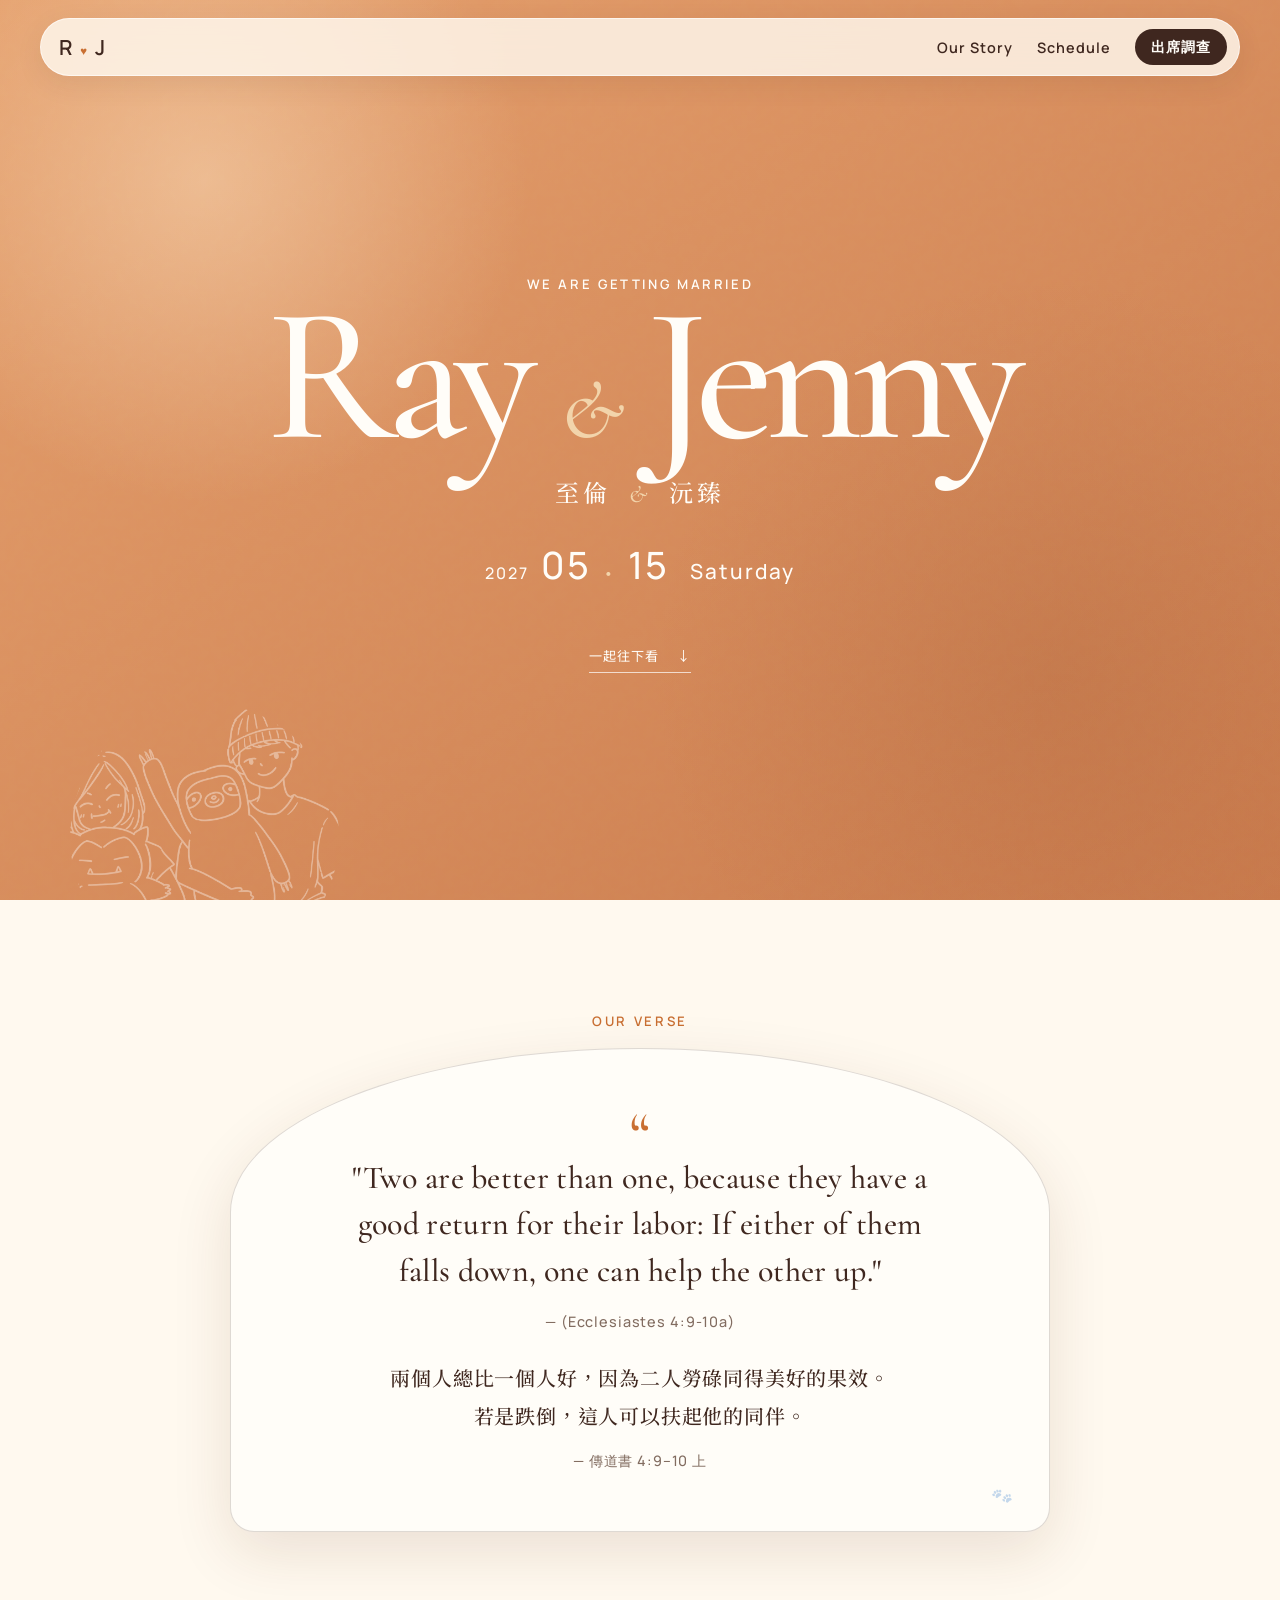
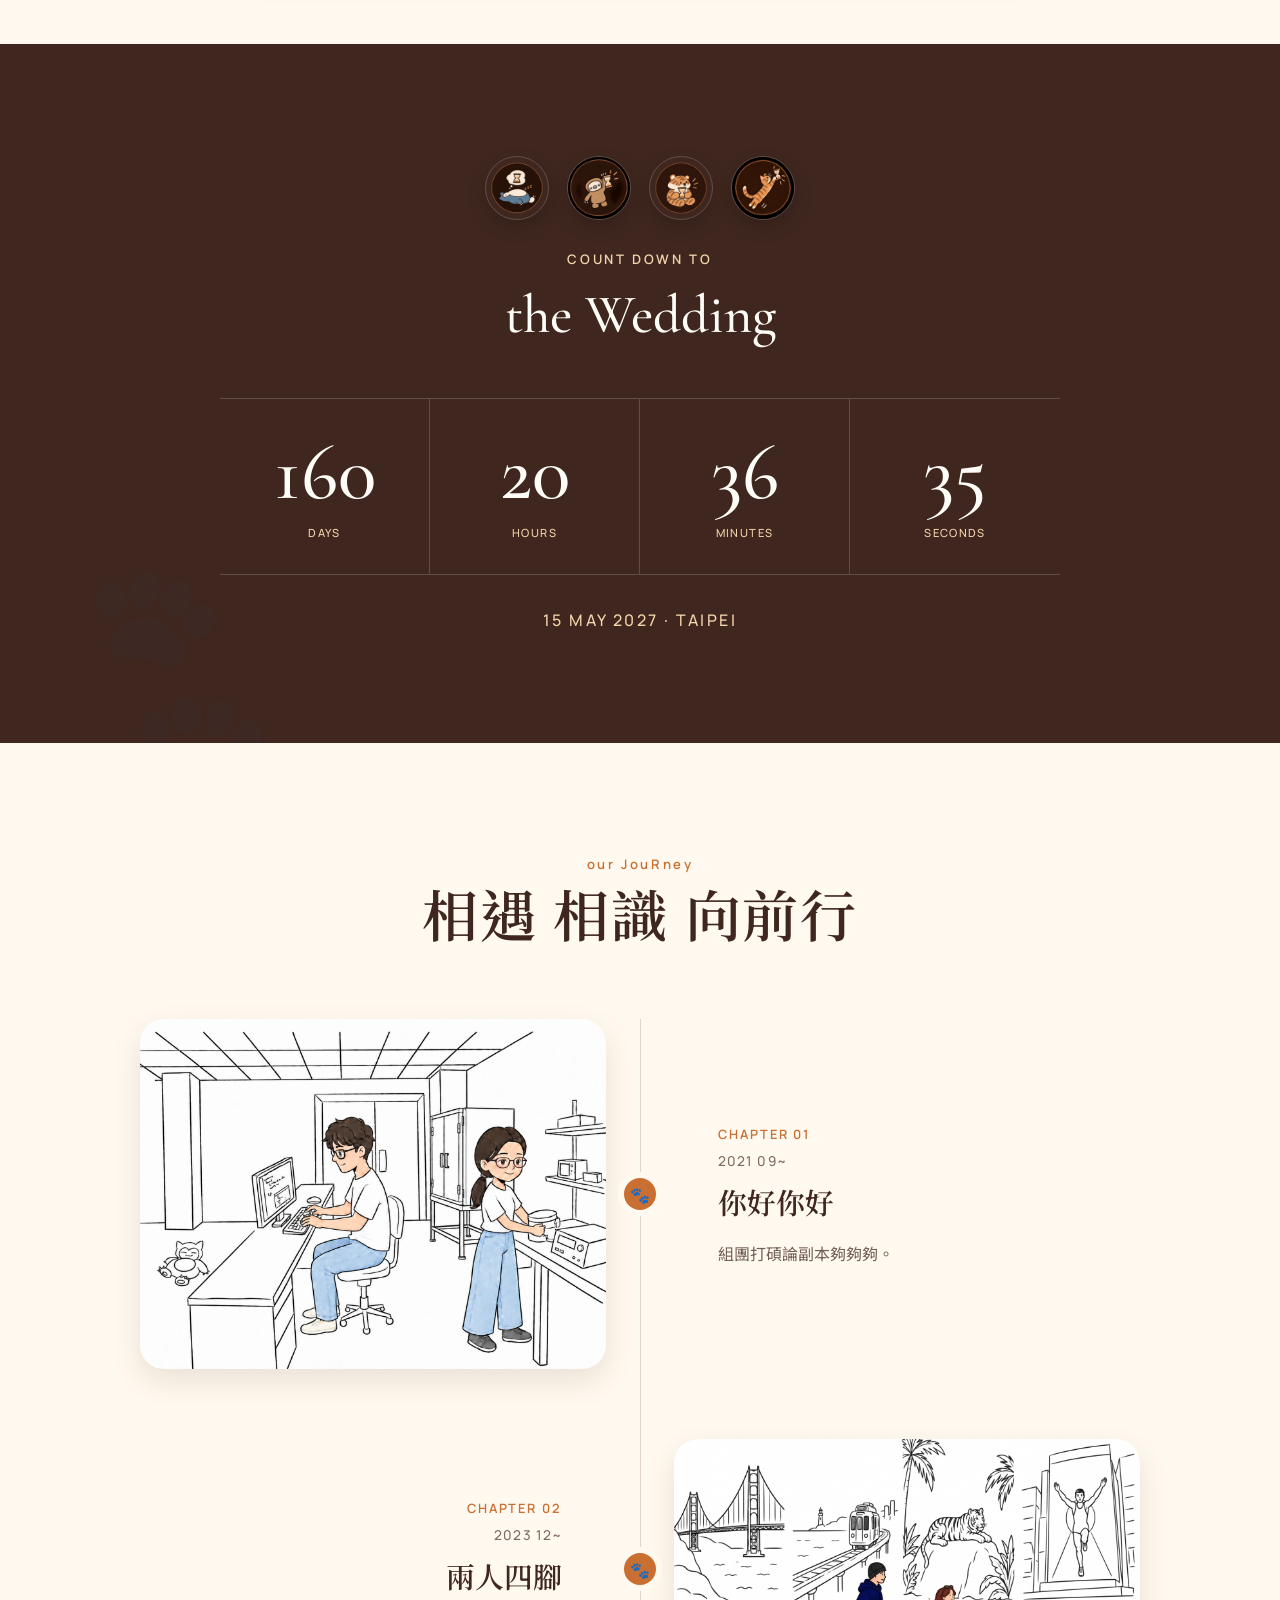
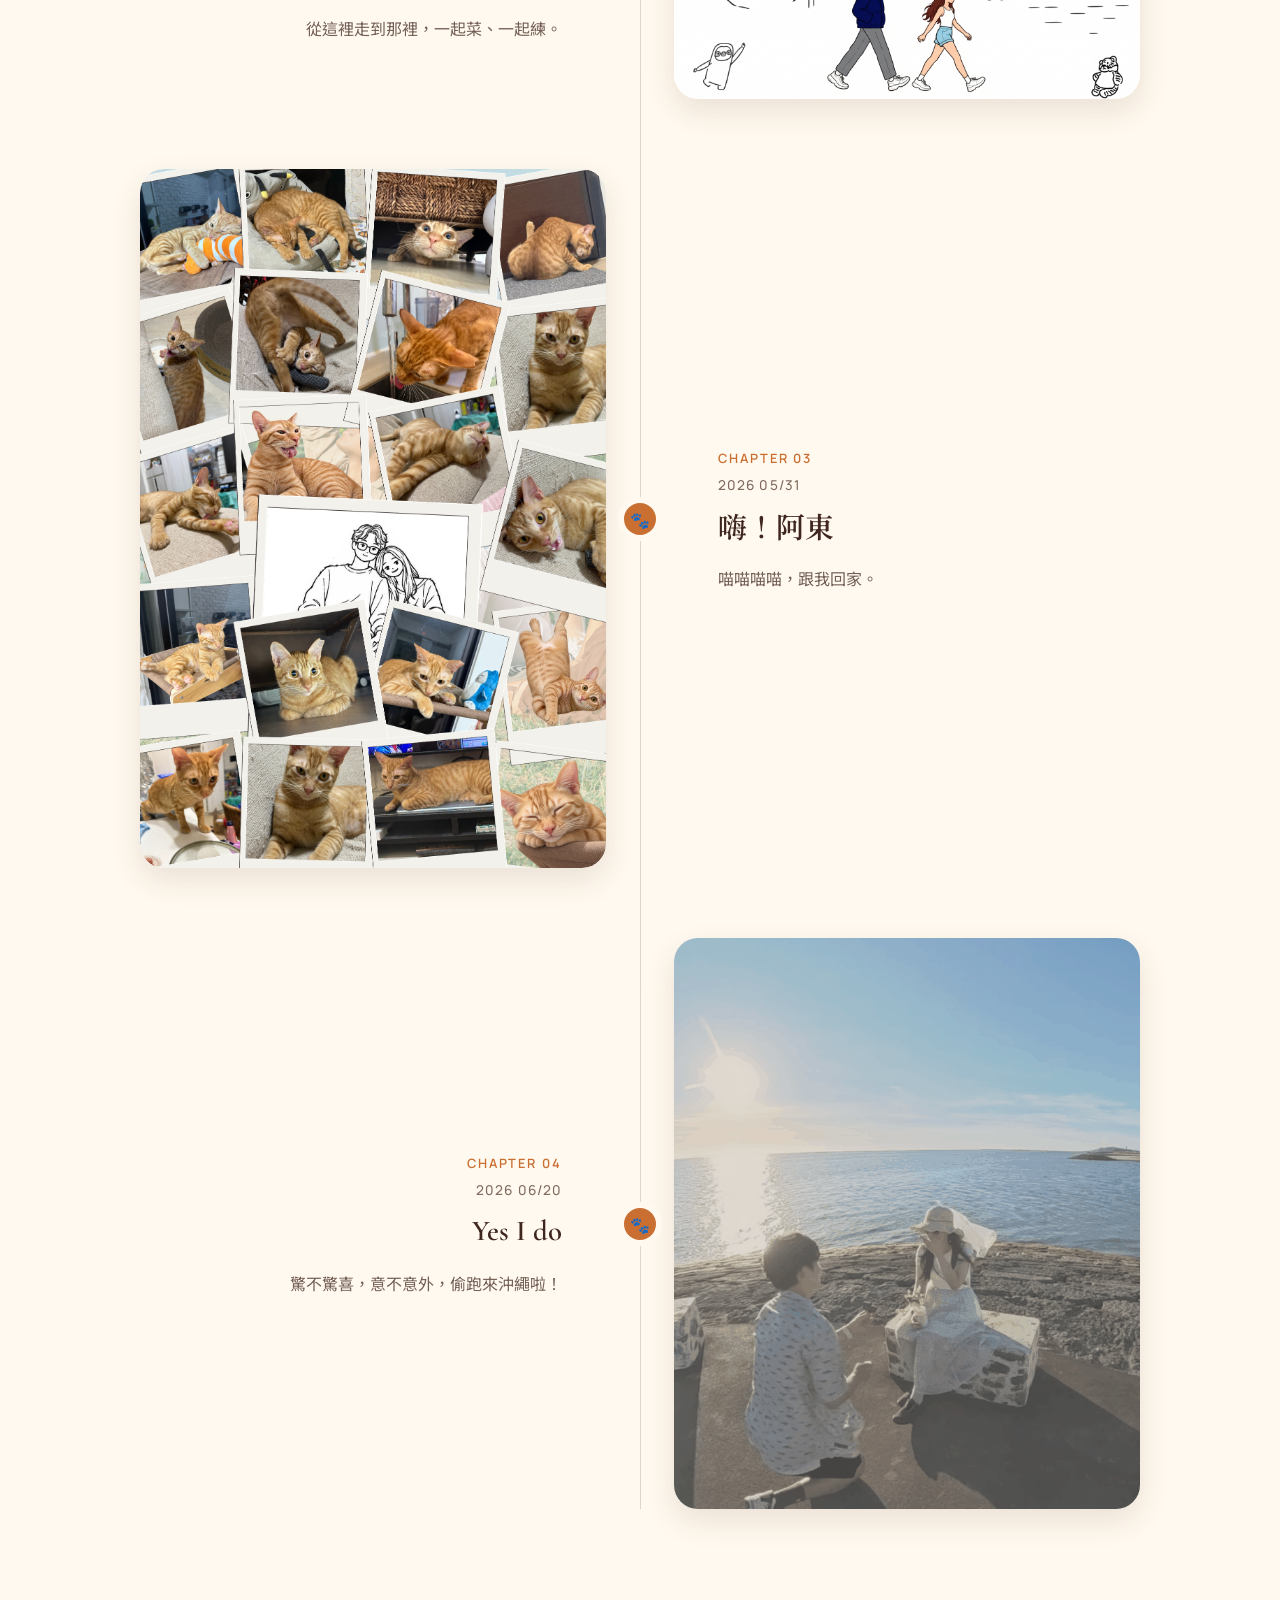
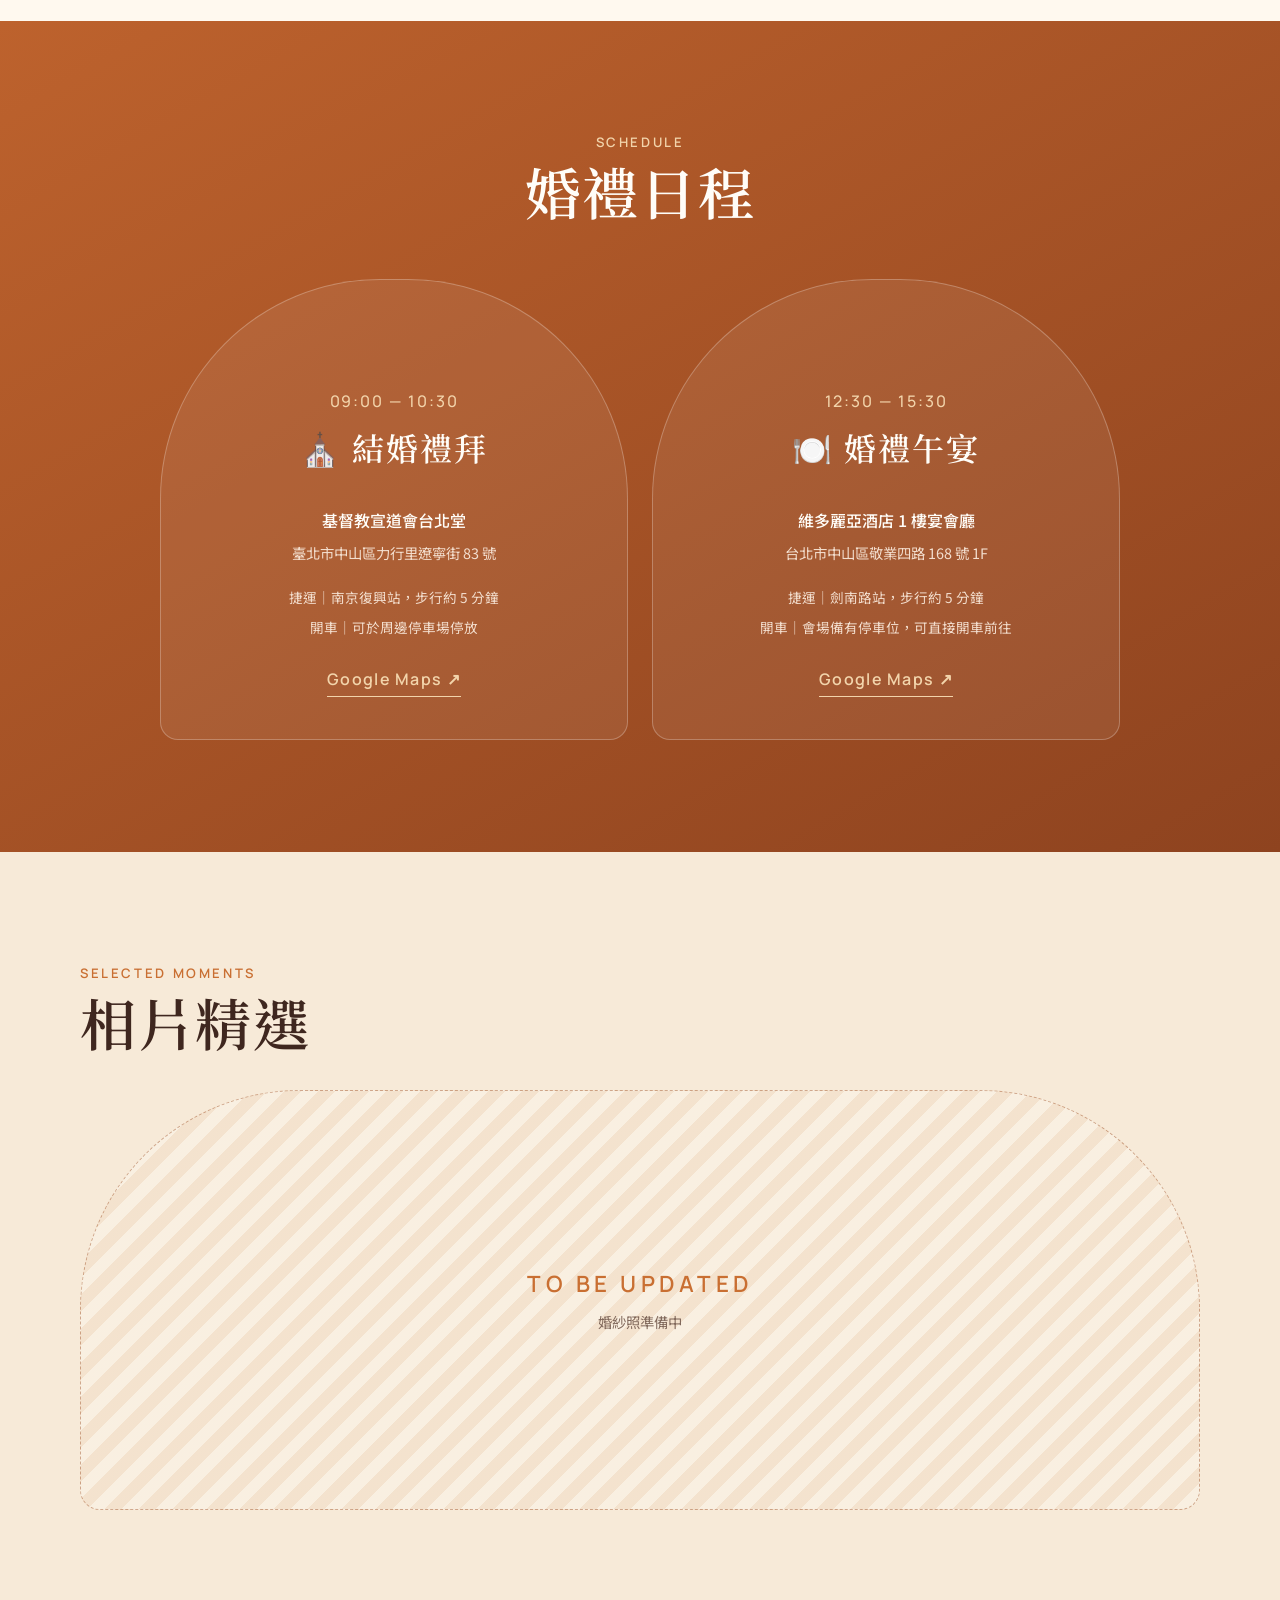
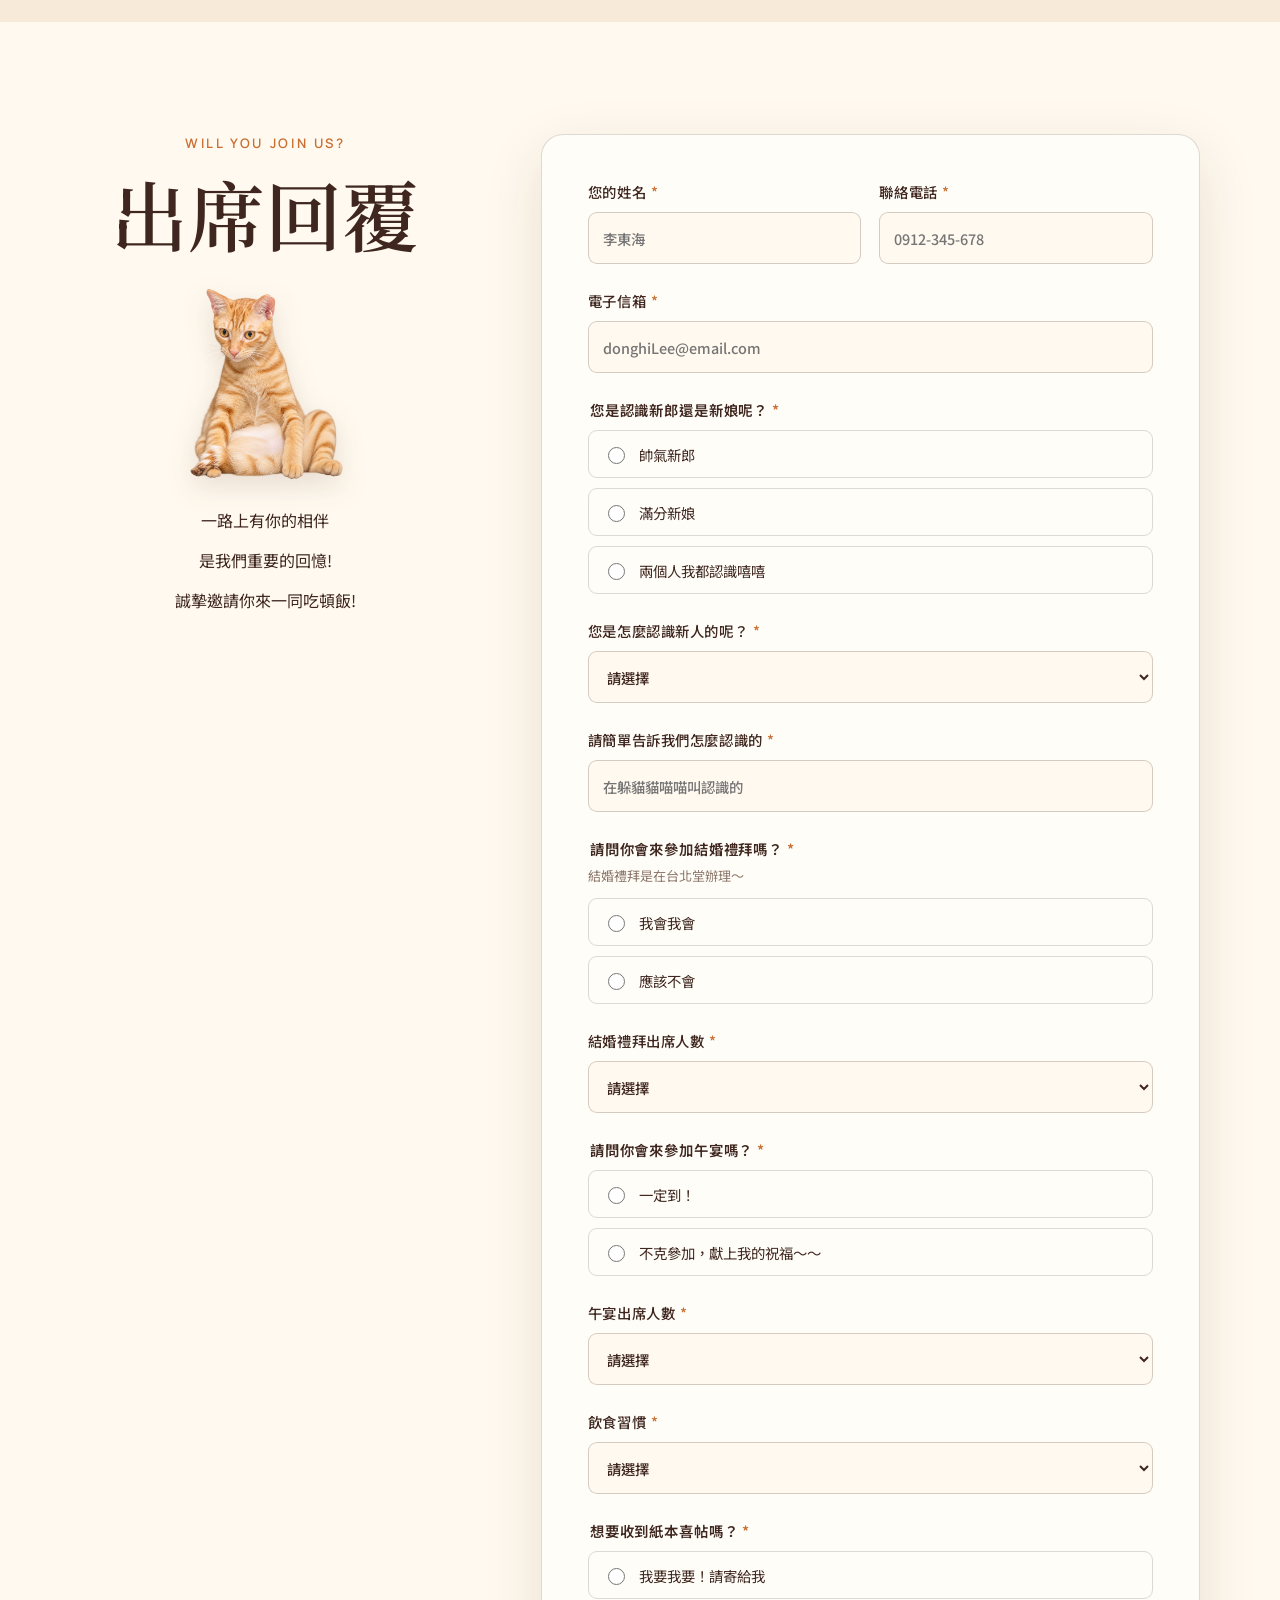
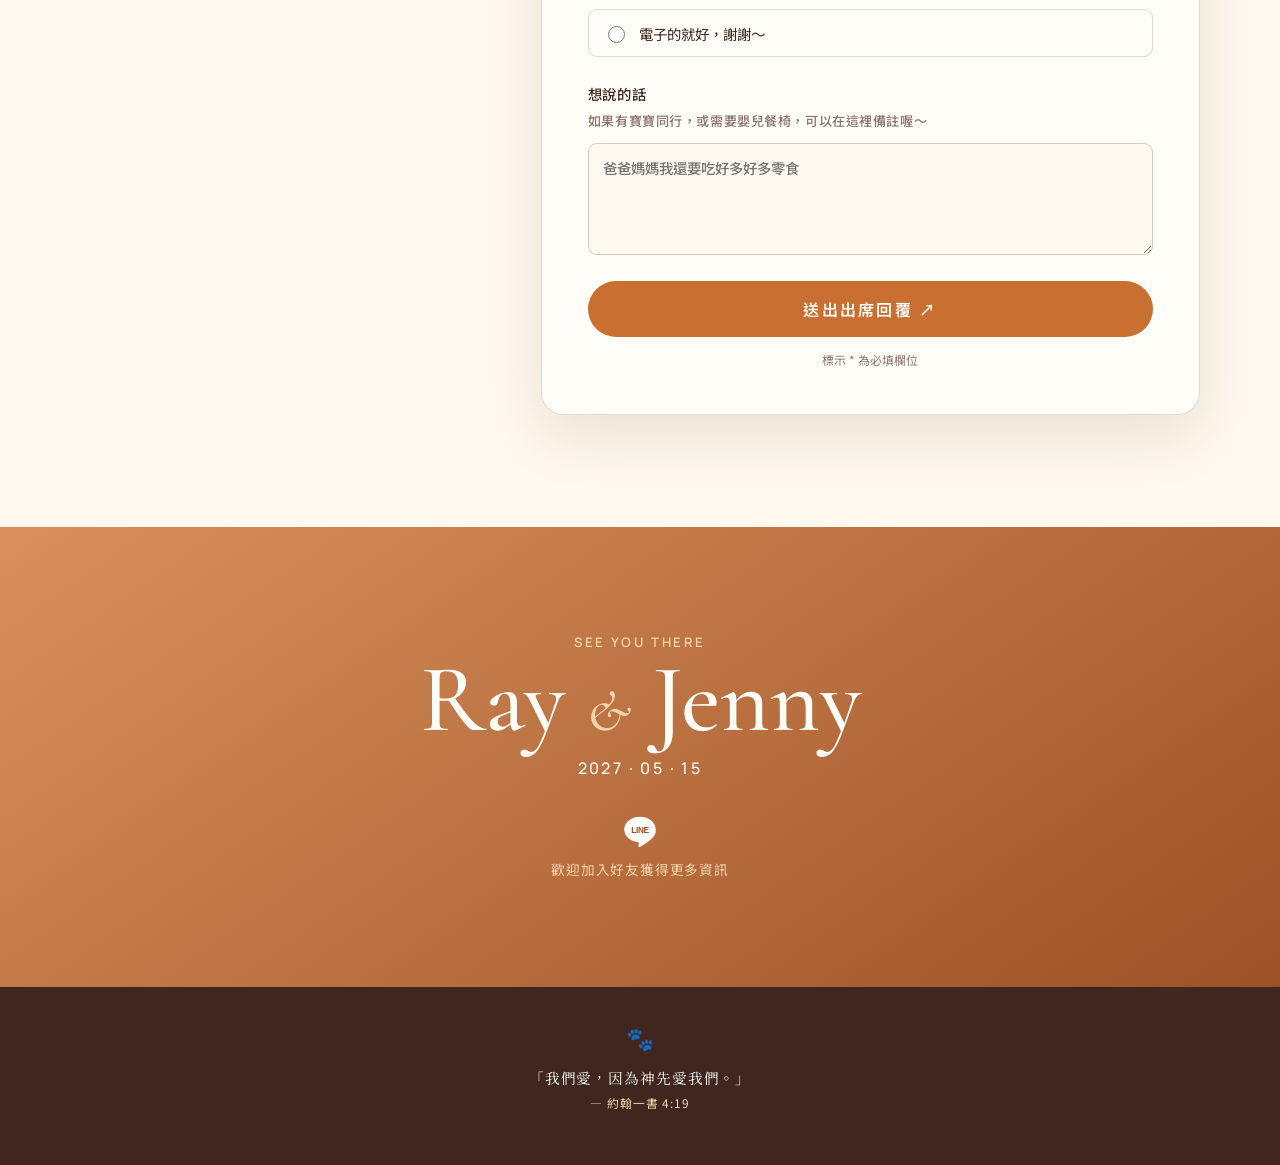
<file: index.html>
<!doctype html>
<html lang="zh-Hant">
<head>
  <meta charset="utf-8">
  <meta name="viewport" content="width=device-width, initial-scale=1">
  <meta name="theme-color" content="#c96f32">
  <meta name="description" content="2027.05.15｜誠摯邀請您參與我們的婚禮 ♡">
  <title>Ray &amp; Jenny｜我們結婚啦 💍</title>
  <meta property="og:type" content="website">
  <meta property="og:locale" content="zh_TW">
  <meta property="og:title" content="Ray &amp; Jenny｜我們結婚啦 💍">
  <meta property="og:description" content="2027.05.15｜誠摯邀請您參與我們的婚禮 ♡">
  <meta property="og:url" content="https://jn860831-dot.github.io/RandJ_invitation/">
  <meta property="og:image" content="https://jn860831-dot.github.io/RandJ_invitation/assets/line-preview-20261102.jpg">
  <meta property="og:image:secure_url" content="https://jn860831-dot.github.io/RandJ_invitation/assets/line-preview-20261102.jpg">
  <meta property="og:image:type" content="image/jpeg">
  <meta property="og:image:width" content="1200">
  <meta property="og:image:height" content="1073">
  <meta property="og:image:alt" content="Ray 與 Jenny 抱著卡比獸與樹懶玩偶的暖色插畫">
  <meta name="twitter:card" content="summary">
  <meta name="twitter:title" content="Ray &amp; Jenny｜我們結婚啦 💍">
  <meta name="twitter:description" content="2027.05.15｜誠摯邀請您參與我們的婚禮 ♡">
  <meta name="twitter:image" content="https://jn860831-dot.github.io/RandJ_invitation/assets/line-preview-20261102.jpg">
  <meta name="twitter:image:alt" content="Ray 與 Jenny 抱著卡比獸與樹懶玩偶的暖色插畫">
  <link rel="preconnect" href="https://fonts.googleapis.com">
  <link rel="preconnect" href="https://fonts.gstatic.com" crossorigin>
  <link href="https://fonts.googleapis.com/css2?family=Cormorant+Garamond:ital,wght@0,400;0,500;0,600;1,400;1,500&family=Manrope:wght@400;500;600&family=Noto+Sans+TC:wght@400;500;600&family=Noto+Serif+TC:wght@400;500;600&display=swap" rel="stylesheet">
  <link rel="stylesheet" href="css/style.css?v=20261106-receipt">
  <script src="js/script.js?v=20261120-junior-high" defer></script>
</head>
<body>
  <header class="site-header" aria-label="主要導覽">
    <a class="brand" href="#top" aria-label="回到頁首">R <span>♥</span> J</a>
    <nav>
      <a href="#story">Our Story</a>
      <a href="#schedule">Schedule</a>
      <a class="nav-rsvp" href="#rsvp">出席調查</a>
    </nav>
  </header>

  <main id="top">
    <section class="hero" aria-labelledby="hero-title">
      <div class="hero-grain" aria-hidden="true"></div>
      <div class="hero-art" aria-hidden="true">
        <img src="assets/cover-illustration-transparent.png" alt="">
      </div>
      <div class="hero-content">
        <p class="kicker">WE ARE GETTING MARRIED</p>
        <h1 id="hero-title"><span>Ray</span><i>&amp;</i><span>Jenny</span></h1>
        <p class="hero-names-zh">至倫 <span>&amp;</span> 沅臻</p>
        <div class="date-lockup" aria-label="婚禮日期 2027 年 5 月 15 日星期六">
          <span>2027</span><b>05</b><span class="date-dot">•</span><b>15</b><em>Saturday</em>
        </div>
        <a class="hero-link" href="#verse">一起往下看 <span aria-hidden="true">↓</span></a>
      </div>
    </section>

    <section class="verse section-pad" id="verse" aria-labelledby="verse-title">
      <div class="section-label">OUR VERSE</div>
      <div class="verse-card reveal">
        <span class="quote-mark" aria-hidden="true">“</span>
        <h2 id="verse-title">"Two are better than one, because they have a good return for their labor: If either of them falls down, one can help the other up."</h2>
        <p>— (Ecclesiastes 4:9-10a)</p>
        <p class="verse-zh">兩個人總比一個人好，因為二人勞碌同得美好的果效。<br>若是跌倒，這人可以扶起他的同伴。</p>
        <p>— 傳道書 4:9–10 上</p>
        <span class="tiny-paw" aria-hidden="true">🐾</span>
      </div>
    </section>

    <section class="countdown section-pad" id="countdown" aria-labelledby="countdown-title">
      <div class="animal-row reveal" aria-label="卡比獸、樹懶、老虎與橘貓圖案">
        <img src="assets/countdown-snorlax.png" alt="卡比獸" width="64" height="64">
        <img src="assets/countdown-sloth.png" alt="樹懶" width="64" height="64">
        <img src="assets/countdown-tiger.png" alt="老虎" width="64" height="64">
        <img src="assets/countdown-cat.png" alt="橘貓" width="64" height="64">
      </div>
      <p class="section-label warm">COUNT DOWN TO</p>
      <h2 id="countdown-title">the Wedding</h2>
      <div class="countdown-grid reveal" aria-live="polite">
        <div><strong id="cd-days">000</strong><span>DAYS</span></div><div><strong id="cd-hours">00</strong><span>HOURS</span></div><div><strong id="cd-minutes">00</strong><span>MINUTES</span></div><div><strong id="cd-seconds">00</strong><span>SECONDS</span></div>
      </div>
      <p class="countdown-date">15 MAY 2027 · TAIPEI</p>
    </section>

    <section class="story section-pad" id="story" aria-labelledby="story-title">
      <div class="section-heading reveal"><p>our JouRney</p><h2 id="story-title">相遇 相識 向前行</h2></div>
      <div class="story-timeline">
        <article class="story-item reveal"><div class="story-photo natural-photo"><img src="assets/story-hello.png" alt="兩人在實驗室相遇的手繪圖"></div><div class="paw-marker" aria-hidden="true">🐾</div><div class="story-copy"><span>CHAPTER 01</span><time class="story-date" datetime="2021-09">2021 09~</time><h3>你好你好</h3><p>組團打碩論副本夠夠夠。</p></div></article>
        <article class="story-item reverse reveal"><div class="story-photo natural-photo"><img src="assets/story-together.jpeg" alt="兩人一路旅行與運動的手繪圖"></div><div class="paw-marker" aria-hidden="true">🐾</div><div class="story-copy"><span>CHAPTER 02</span><time class="story-date" datetime="2023-12">2023 12~</time><h3>兩人四腳</h3><p>從這裡走到那裡，一起菜、一起練。</p></div></article>
        <article class="story-item reveal"><div class="story-photo natural-photo"><img src="assets/story-adong.png" alt="阿東與我們生活點滴的照片拼貼"></div><div class="paw-marker" aria-hidden="true">🐾</div><div class="story-copy"><span>CHAPTER 03</span><time class="story-date" datetime="2026-05-31">2026 05/31</time><h3>嗨！阿東</h3><p>喵喵喵喵，跟我回家。</p></div></article>
        <article class="story-item reverse reveal"><div class="story-photo natural-photo proposal-photo"><img src="assets/story-proposal.gif" alt="沖繩海邊求婚的溫暖動畫"></div><div class="paw-marker" aria-hidden="true">🐾</div><div class="story-copy"><span>CHAPTER 04</span><time class="story-date" datetime="2026-06-20">2026 06/20</time><h3>Yes I do</h3><p>驚不驚喜，意不意外，偷跑來沖繩啦！</p></div></article>
      </div>
    </section>

    <section class="schedule section-pad" id="schedule" aria-labelledby="schedule-title">
      <div class="section-heading light reveal"><p>SCHEDULE</p><h2 id="schedule-title">婚禮日程</h2></div>
      <div class="schedule-grid">
        <article class="event-card reveal"><div class="event-number">01</div><p class="event-time">09:00 — 10:30</p><h3>⛪ 結婚禮拜</h3><p class="event-place">基督教宣道會台北堂</p><address>臺北市中山區力行里遼寧街 83 號</address><p class="event-transport"><span>捷運｜南京復興站，步行約 5 分鐘</span><span>開車｜可於周邊停車場停放</span></p><a href="https://www.google.com/maps/search/?api=1&query=%E5%9F%BA%E7%9D%A3%E6%95%99%E5%AE%A3%E9%81%93%E6%9C%83%E5%8F%B0%E5%8C%97%E5%A0%82%20%E8%87%BA%E5%8C%97%E5%B8%82%E4%B8%AD%E5%B1%B1%E5%8D%80%E9%81%BC%E5%AF%A7%E8%A1%9783%E8%99%9F" target="_blank" rel="noopener">Google Maps <span aria-hidden="true">↗</span></a></article>
        <article class="event-card reveal"><div class="event-number">02</div><p class="event-time">12:30 — 15:30</p><h3>🍽️ 婚禮午宴</h3><p class="event-place">維多麗亞酒店 1 樓宴會廳</p><address>台北市中山區敬業四路 168 號 1F</address><p class="event-transport"><span>捷運｜劍南路站，步行約 5 分鐘</span><span>開車｜會場備有停車位，可直接開車前往</span></p><a href="https://www.google.com/maps/search/?api=1&query=%E7%B6%AD%E5%A4%9A%E9%BA%97%E4%BA%9E%E9%85%92%E5%BA%97%20%E5%8F%B0%E5%8C%97%E5%B8%82%E4%B8%AD%E5%B1%B1%E5%8D%80%E6%95%AC%E6%A5%AD%E5%9B%9B%E8%B7%AF168%E8%99%9F" target="_blank" rel="noopener">Google Maps <span aria-hidden="true">↗</span></a></article>
      </div>
    </section>

    <section class="gallery section-pad" id="gallery" aria-labelledby="gallery-title">
      <div class="gallery-heading reveal"><div class="section-heading align-left"><p>SELECTED MOMENTS</p><h2 id="gallery-title">相片精選</h2></div></div>
      <div class="gallery-placeholder reveal" role="status" aria-label="相片精選即將更新">
        <span>TO BE UPDATED</span><p>婚紗照準備中</p>
      </div>
    </section>

    <section class="rsvp section-pad" id="rsvp" aria-labelledby="rsvp-title">
      <div class="rsvp-intro reveal"><p>WILL YOU JOIN US?</p><h2 id="rsvp-title">出席回覆</h2><a href="https://www.instagram.com/dongdonghi.lee/" target="_blank" rel="noopener noreferrer" aria-label="查看阿東的 Instagram"><img class="rsvp-cat" src="assets/cat-rsvp.png" alt="橘貓阿東"></a><p>一路上有你的相伴</p>是我們重要的回憶!</p>誠摯邀請你來一同吃頓飯!</p></div>
      <form id="rsvp-form" class="rsvp-form reveal">
        <div class="field-row"><label><span class="field-label">您的姓名 <em>*</em></span><input name="name" type="text" autocomplete="name" required placeholder="李東海"></label><label><span class="field-label">聯絡電話 <em>*</em></span><input name="phone" type="tel" autocomplete="tel" required placeholder="0912-345-678"></label></div>
        <label><span class="field-label">電子信箱 <em>*</em></span><input name="email" type="email" autocomplete="email" required placeholder="donghiLee@email.com"></label>
        <fieldset><legend>您是認識新郎還是新娘呢？ <em>*</em></legend><label class="choice"><input type="radio" name="knownPerson" value="帥氣新郎" required><span>帥氣新郎</span></label><label class="choice"><input type="radio" name="knownPerson" value="滿分新娘"><span>滿分新娘</span></label><label class="choice"><input type="radio" name="knownPerson" value="兩個人我都認識嘻嘻"><span>兩個人我都認識嘻嘻</span></label></fieldset>
        <label><span class="field-label">您是怎麼認識新人的呢？ <em>*</em></span><select id="relationship" name="relationship" required><option value="" selected disabled>請選擇</option><option>家人/親友</option><option>大學同學/朋友</option><option>研究所同學/朋友</option><option>國中同學/朋友</option><option>高中同學/朋友</option><option>教會朋友</option><option>同事</option><option value="other">其他</option></select></label>
        <label id="other-relationship-field"><span class="field-label">請簡單告訴我們怎麼認識的 <em>*</em></span><input id="other-relationship" name="otherRelationship" type="text" required placeholder="在躲貓貓喵喵叫認識的"></label>
        <fieldset><legend>請問你會來參加結婚禮拜嗎？ <em>*</em></legend><p class="field-help">結婚禮拜是在台北堂辦理～</p><label class="choice"><input type="radio" name="ceremony" value="yes" required><span>我會我會</span></label><label class="choice"><input type="radio" name="ceremony" value="no"><span>應該不會</span></label></fieldset>
        <label><span class="field-label">結婚禮拜出席人數 <em>*</em></span><select name="ceremonyGuests" required><option value="" selected disabled>請選擇</option><option value="1">1 位</option><option value="2">2 位</option><option value="3">3 位</option><option value="4">4 位</option><option value="5">5 位以上（我會聯絡你！）</option><option value="0">我的祝福會到～～</option></select></label>
        <fieldset><legend>請問你會來參加午宴嗎？ <em>*</em></legend><label class="choice"><input type="radio" name="banquet" value="yes" required><span>一定到！</span></label><label class="choice"><input type="radio" name="banquet" value="no"><span>不克參加，獻上我的祝福～～</span></label></fieldset>
        <label><span class="field-label">午宴出席人數 <em>*</em></span><select name="banquetGuests" required><option value="" selected disabled>請選擇</option><option value="1">1 位</option><option value="2">2 位</option><option value="3">3 位</option><option value="4">4 位</option><option value="5">5 位以上（我會聯絡你！）</option><option value="0">我的祝福會到～～</option></select></label>
        <label><span class="field-label">飲食習慣 <em>*</em></span><select name="diet" required><option value="" selected disabled>請選擇</option><option>葷食</option><option>素食</option></select></label>
        <fieldset><legend>想要收到紙本喜帖嗎？ <em>*</em></legend><label class="choice"><input type="radio" name="paperInvitation" value="yes" required><span>我要我要！請寄給我</span></label><label class="choice"><input type="radio" name="paperInvitation" value="digital"><span>電子的就好，謝謝～</span></label></fieldset>
        <label id="invitation-address-field" hidden>喜帖寄送地址（選擇紙本喜帖者填寫）<input id="invitation-address" name="invitationAddress" type="text" autocomplete="street-address" placeholder="請填寫完整收件地址"></label>
        <label>想說的話<span id="message-help" class="field-help">如果有寶寶同行，或需要嬰兒餐椅，可以在這裡備註喔～</span><textarea name="message" aria-describedby="message-help" rows="4" placeholder="爸爸媽媽我還要吃好多好多零食"></textarea></label>
        <button type="submit">送出出席回覆 <span aria-hidden="true">↗</span></button><p id="form-status" class="form-note" aria-live="polite">標示 <em>*</em> 為必填欄位</p>
      </form>
      <div id="rsvp-success" class="rsvp-success" hidden tabindex="-1"><span aria-hidden="true">💌</span><h3>🎉 回覆已成功送出！</h3><p>非常期待在 2027/05/15 與您相聚，謝謝您的祝福！</p>
        <div class="receipt-line">
          <h4>加入婚禮官方 LINE</h4>
          <p>接收婚禮最新消息，期待與您相見 ♡</p>
          <a href="https://line.me/R/ti/p/%40551lqhpk" target="_blank" rel="noopener noreferrer" aria-label="開啟婚禮官方 LINE 加入好友頁面（另開視窗）"><img class="receipt-qr" src="assets/line-official-qr.svg" width="184" height="184" alt="婚禮官方 LINE 加入好友 QR Code"></a>
          <a class="receipt-line-button" href="https://line.me/R/ti/p/%40551lqhpk" target="_blank" rel="noopener noreferrer">加入 LINE 好友 ↗</a>
          <p class="receipt-line-hint">手機可直接點選按鈕，或掃描 QR Code<br>LINE ID：@551lqhpk</p>
        </div>
      </div>
    </section>

    <section class="closing" aria-labelledby="closing-title">
      <div class="closing-copy reveal">
        <p>SEE YOU THERE</p><h2 id="closing-title">Ray <i>&amp;</i> Jenny</h2><span>2027 · 05 · 15</span>
        <div class="closing-line">
          <a class="closing-line-link" href="https://line.me/R/ti/p/%40551lqhpk" target="_blank" rel="noopener noreferrer" aria-label="加入婚禮官方 LINE 好友（另開分頁）" title="加入 LINE 好友">
            <svg viewBox="0 0 48 48" aria-hidden="true" focusable="false"><path fill="currentColor" d="M24 5C12.4 5 3 12.6 3 22c0 8.4 7.4 15.4 17.4 16.8.7.2 1.6.5 1.8 1.1.2.6.1 1.5.1 2.1l-.3 1.9c-.1.6-.5 2.3 2 1.2 2.4-1 13-7.7 17.8-13.2C45.1 28.3 45 25.2 45 22 45 12.6 35.6 5 24 5Z"/><text x="24" y="26" text-anchor="middle" fill="var(--caramel)" font-family="Arial, sans-serif" font-size="11" font-weight="700" letter-spacing="-.5">LINE</text></svg>
          </a>
          <p class="closing-line-note">歡迎加入好友獲得更多資訊</p>
        </div>
      </div>
    </section>
  </main>
  <footer><span aria-hidden="true">🐾</span><blockquote>「我們愛，因為神先愛我們。」<cite>— 約翰一書 4:19</cite></blockquote></footer>
</body>
</html>
</file>
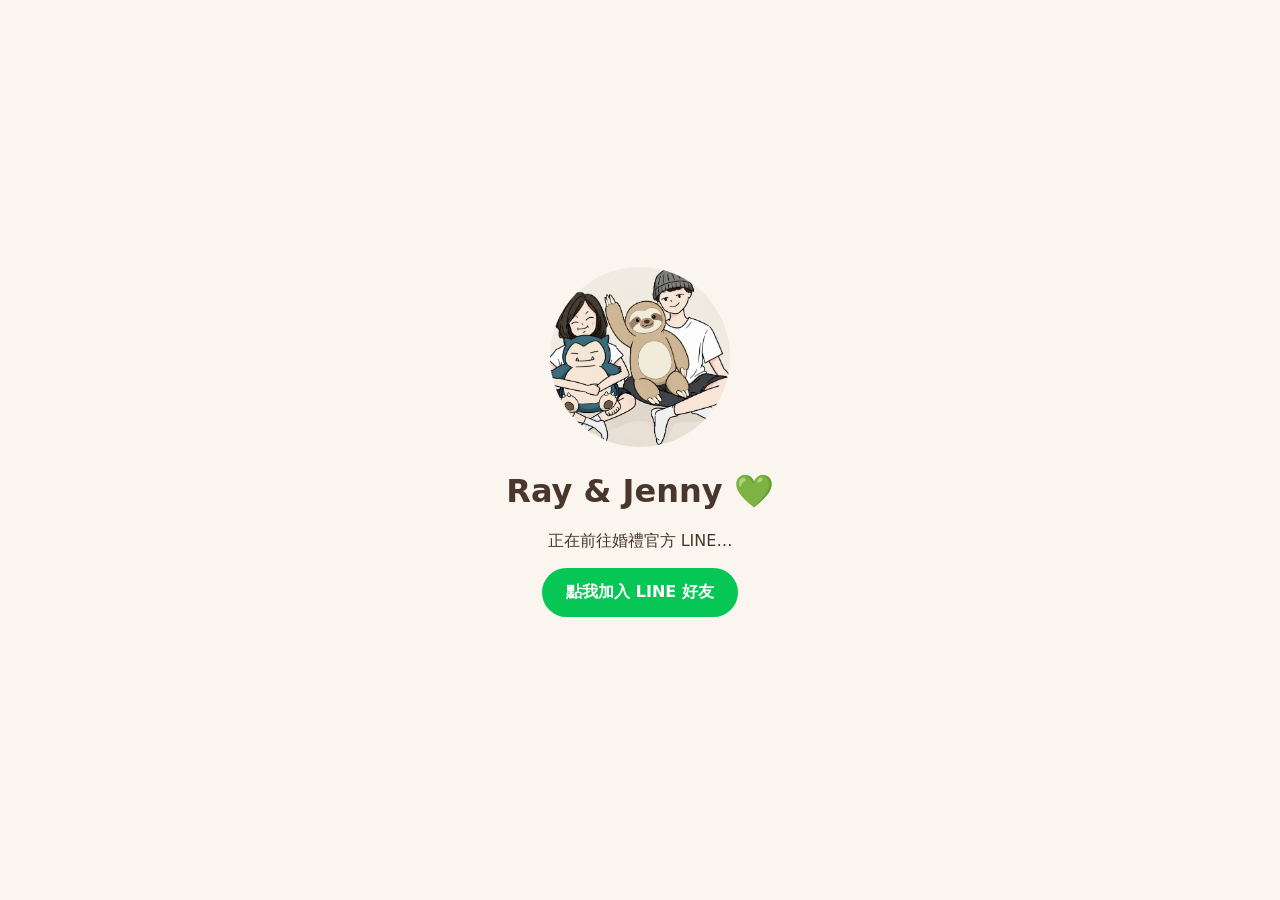
<file: line.html>
<!doctype html>
<html lang="zh-Hant">
<head>
<meta charset="utf-8">
<meta name="viewport" content="width=device-width,initial-scale=1">
<title>Ray &amp; Jenny｜婚禮官方 LINE 💚</title>
<meta name="description" content="2027.05.15｜加入我們的婚禮官方 LINE ♡">
<meta property="og:type" content="website">
<meta property="og:title" content="Ray &amp; Jenny｜婚禮官方 LINE 💚">
<meta property="og:description" content="2027.05.15｜加入我們的婚禮官方 LINE ♡">
<meta property="og:image" content="https://jn860831-dot.github.io/RandJ_invitation/assets/line-preview-20261102.jpg">
<meta property="og:image:secure_url" content="https://jn860831-dot.github.io/RandJ_invitation/assets/line-preview-20261102.jpg">
<meta property="og:image:type" content="image/jpeg">
<meta property="og:image:width" content="1200">
<meta property="og:image:height" content="1073">
<meta property="og:url" content="https://jn860831-dot.github.io/RandJ_invitation/line.html">
<meta name="twitter:card" content="summary_large_image">
<meta name="twitter:title" content="Ray &amp; Jenny｜婚禮官方 LINE 💚">
<meta name="twitter:image" content="https://jn860831-dot.github.io/RandJ_invitation/assets/line-preview-20261102.jpg">
<style>body{font-family:system-ui,sans-serif;background:#faf5ee;color:#49372d;display:grid;place-items:center;min-height:100vh;margin:0;text-align:center}main{padding:24px;max-width:420px}img{width:180px;height:180px;object-fit:cover;border-radius:50%}a{display:inline-block;background:#06c755;color:white;padding:14px 24px;border-radius:30px;text-decoration:none;font-weight:bold}</style>
</head>
<body><main><img src="assets/line-preview-20261102.jpg" alt="Ray & Jenny 婚禮插畫"><h1>Ray &amp; Jenny 💚</h1><p>正在前往婚禮官方 LINE…</p><p><a href="https://lin.ee/U2bKQ05f">點我加入 LINE 好友</a></p></main>
<script>setTimeout(function(){location.replace('https://lin.ee/U2bKQ05f')},1200);</script>
</body></html>
</file>
<file: css/style.css>
:root {
  --cream: #fff9ef; --paper: #f7ead8; --ginger: #c96f32; --ginger-bright: #e58b43;
  --caramel: #9d5126; --cocoa: #3f271f; --milk: #f2d4ab; --white: #fffdf8;
  --line: rgba(63, 39, 31, .17); --shadow: 0 20px 60px rgba(89, 42, 20, .12);
  --display: "Cormorant Garamond", serif; --latin-sans: "Manrope", sans-serif;
  --zh-serif: "Noto Serif TC", serif; --zh-sans: "Noto Sans TC", sans-serif;
}
* { box-sizing: border-box; }
[hidden] { display: none !important; }
html { scroll-behavior: smooth; scroll-padding-top: 76px; }
body { margin: 0; min-width: 320px; color: var(--cocoa); background: var(--cream); font-family: var(--zh-sans); font-weight: 400; -webkit-font-smoothing: antialiased; }
a { color: inherit; } button, input, select, textarea { font: inherit; } button, a { -webkit-tap-highlight-color: transparent; }
.section-pad { padding: 112px max(24px, calc((100vw - 1120px) / 2)); }
.reveal { opacity: 0; transform: translateY(24px); transition: opacity .7s ease, transform .7s ease; }
.reveal.is-visible { opacity: 1; transform: none; }

.site-header { position: fixed; z-index: 20; inset: 18px max(18px, calc((100vw - 1200px) / 2)) auto; display: flex; align-items: center; justify-content: space-between; padding: 10px 12px 10px 18px; border: 1px solid rgba(255,255,255,.6); border-radius: 999px; background: rgba(255,249,239,.82); box-shadow: 0 8px 28px rgba(63,39,31,.08); backdrop-filter: blur(16px); }
.brand { font-family: var(--latin-sans); font-size: 1.3rem; font-weight: 600; text-decoration: none; letter-spacing: .08em; }
.brand span { color: var(--ginger); font-size: .72rem; }
.site-header nav { display: flex; align-items: center; gap: 24px; }
.site-header nav a { font-family: var(--latin-sans); font-size: .9rem; font-weight: 600; letter-spacing: .07em; text-decoration: none; }
.site-header nav a:not(.nav-rsvp):hover { color: var(--ginger); }
.nav-rsvp { padding: 8px 16px; color: var(--white); border-radius: 999px; background: var(--cocoa); }

.hero { position: relative; min-height: 760px; height: 100svh; max-height: 980px; overflow: hidden; display: grid; place-items: center; padding: 100px 24px 52px; color: var(--white); background: var(--ginger); isolation: isolate; }
.hero::before { content: ""; position: absolute; inset: 0; background: radial-gradient(circle at 16% 20%, rgba(255,235,204,.42), transparent 25%), radial-gradient(circle at 82% 75%, rgba(143,76,42,.16), transparent 32%), linear-gradient(145deg, #e5a06d, #ca7b4d); z-index: -2; }
.hero-grain { position: absolute; inset: 0; opacity: .22; background-image: url("data:image/svg+xml,%3Csvg viewBox='0 0 140 140' xmlns='http://www.w3.org/2000/svg'%3E%3Cfilter id='n'%3E%3CfeTurbulence type='fractalNoise' baseFrequency='.7' numOctaves='3' stitchTiles='stitch'/%3E%3C/filter%3E%3Crect width='100%25' height='100%25' filter='url(%23n)' opacity='.18'/%3E%3C/svg%3E"); mix-blend-mode: soft-light; z-index: -1; }
.hero-art { position: absolute; z-index: 1; left: 5.5vw; bottom: -8%; width: clamp(205px, 21vw, 325px); aspect-ratio: 1; overflow: hidden; border-radius: 50%; opacity: .38; }
.hero-art img { width: 100%; height: 100%; object-fit: cover; object-position: center top; transform: scale(1.22); transform-origin: center top; filter: invert(1) sepia(.3) saturate(.55) brightness(1.08); }
.hero-content { position: relative; z-index: 2; width: min(900px, 100%); text-align: center; }
.kicker, .section-label, .section-heading p, .rsvp-intro > p:first-child, .closing-copy > p { margin: 0 0 18px; font-family: var(--latin-sans); font-size: .82rem; font-weight: 600; letter-spacing: .2em; }
.hero h1 { display: flex; justify-content: center; align-items: baseline; gap: clamp(12px, 3vw, 34px); margin: 0; font-family: var(--display); font-size: clamp(5.5rem, 16vw, 12rem); font-weight: 500; letter-spacing: -.055em; line-height: .68; }
.hero h1 i { color: var(--milk); font-size: .43em; font-weight: 500; }
.hero-names-zh { margin: 32px 0 0; font-family: var(--zh-serif); font-size: clamp(1.15rem, 2.5vw, 1.5rem); font-weight: 500; letter-spacing: .18em; }
.hero-names-zh span { margin: 0 .3em; color: var(--milk); font-family: var(--display); font-style: italic; }
.hero-names-zh + .date-lockup { margin-top: 30px; }
.date-lockup { display: flex; align-items: baseline; justify-content: center; gap: 12px; margin: 68px 0 52px; font-family: var(--latin-sans); font-weight: 500; letter-spacing: .12em; }
.date-lockup span { font-size: 1rem; } .date-lockup b { font-size: 2.35rem; font-weight: 500; } .date-lockup .date-dot { color: var(--milk); } .date-lockup em { margin-left: 10px; font-size: 1.3rem; font-style: normal; }
.hero-link { display: inline-flex; gap: 18px; align-items: center; padding-bottom: 7px; border-bottom: 1px solid rgba(255,255,255,.7); font-family: var(--zh-sans); font-size: .82rem; letter-spacing: .08em; text-decoration: none; }

.verse { background: var(--cream); text-align: center; }
.section-label { color: var(--ginger); }
.verse-card { position: relative; width: min(820px, 100%); margin: 0 auto; padding: 60px 90px; border: 1px solid var(--line); border-radius: 50% 50% 24px 24px / 34% 34% 24px 24px; background: var(--white); box-shadow: var(--shadow); }
.quote-mark { display: block; height: 34px; color: var(--ginger); font-family: var(--display); font-size: 4rem; line-height: .8; }
.verse-card h2 { margin: 12px auto 18px; max-width: 600px; font-family: var(--display); font-size: clamp(1.35rem, 3vw, 2rem); font-weight: 500; line-height: 1.45; letter-spacing: .01em; }
.verse-card p { margin: 0; color: #826c60; font-family: var(--latin-sans); font-size: .9rem; font-weight: 500; letter-spacing: .06em; }
.verse-card .verse-zh { margin: 28px auto 16px; max-width: 600px; color: var(--cocoa); font-family: var(--zh-serif); font-size: clamp(1rem, 2.2vw, 1.25rem); line-height: 1.9; letter-spacing: .04em; }
.tiny-paw { position: absolute; right: 38px; bottom: 25px; opacity: .25; transform: rotate(-18deg); }

.section-heading { margin-bottom: 42px; text-align: center; } .section-heading p { color: var(--ginger); margin-bottom: 8px; } .section-heading h2 { margin: 0; font-family: var(--zh-serif); font-size: clamp(2rem, 5vw, 3.5rem); font-weight: 600; letter-spacing: .03em; line-height: 1.15; } .section-heading.align-left { margin: 0; text-align: left; }

.countdown { position: relative; overflow: hidden; text-align: center; color: var(--white); background: var(--cocoa); }
.countdown::before { content: "🐾"; position: absolute; left: 5%; bottom: -55px; font-size: 12rem; opacity: .025; transform: rotate(25deg); }
.animal-row { display: flex; justify-content: center; gap: clamp(10px, 2vw, 18px); margin-bottom: 30px; }
.animal-row img { width: clamp(48px, 5vw, 64px); height: auto; aspect-ratio: 1; display: block; object-fit: cover; border: 1px solid rgba(255,255,255,.18); border-radius: 50%; box-shadow: 0 7px 18px rgba(0,0,0,.18); }
.section-label.warm { color: var(--milk); } .countdown h2 { margin: 0 0 52px; font-family: var(--display); font-size: clamp(2rem, 5vw, 3.4rem); font-weight: 500; line-height: 1.1; }
.countdown-grid { width: min(840px, 100%); margin: 0 auto; display: grid; grid-template-columns: repeat(4, 1fr); border-block: 1px solid rgba(255,255,255,.18); }
.countdown-grid div { padding: 34px 12px; border-right: 1px solid rgba(255,255,255,.18); } .countdown-grid div:last-child { border: 0; } .countdown-grid strong { display: block; font-family: var(--display); font-size: clamp(2.7rem, 7vw, 5rem); font-weight: 500; line-height: 1; } .countdown-grid span { display: block; margin-top: 12px; color: var(--milk); font-family: var(--latin-sans); font-size: .7rem; font-weight: 500; letter-spacing: .12em; }
.countdown-date { margin: 34px 0 0; color: var(--milk); font-family: var(--latin-sans); font-weight: 500; letter-spacing: .15em; }

.story { background: var(--cream); } .story-timeline { position: relative; width: min(1000px, 100%); margin: 74px auto 0; } .story-timeline::before { content: ""; position: absolute; top: 0; bottom: 0; left: 50%; width: 1px; background: var(--line); }
.story-item { position: relative; display: grid; grid-template-columns: 1fr 68px 1fr; align-items: center; margin-bottom: 70px; } .story-item:last-child { margin-bottom: 0; } .story-photo { grid-column: 1; aspect-ratio: 4/3; overflow: hidden; border: 1px solid var(--line); border-radius: 180px 180px 18px 18px; background: var(--white); font-size: 3.25rem; } .story-photo small { font-size: .78rem; }
.story-photo img { width: 100%; height: 100%; display: block; object-fit: cover; }
.story-photo.contain img { object-fit: contain; }
.story-photo.natural-photo { aspect-ratio: auto; border: 0; border-radius: 24px; background: transparent; box-shadow: 0 12px 30px rgba(91, 49, 29, .12); }
.story-photo.natural-photo img { height: auto; object-fit: contain; border-radius: inherit; }
.story-photo.proposal-photo img { transform: scale(1.03); transform-origin: center; }
.paw-marker { grid-column: 2; width: 44px; height: 44px; display: grid; place-items: center; justify-self: center; color: var(--white); background: var(--ginger); border: 6px solid var(--cream); border-radius: 50%; font-size: 1rem; z-index: 2; }
.story-copy { grid-column: 3; padding-left: 44px; } .story-copy > span { color: var(--ginger); font-family: var(--latin-sans); font-size: .8rem; font-weight: 600; letter-spacing: .15em; } .story-copy h3 { margin: 10px 0 14px; font-family: var(--zh-serif); font-size: clamp(1.3rem, 3vw, 1.8rem); font-weight: 600; line-height: 1.55; } .story-item:last-child .story-copy h3 { font-family: var(--display); } .story-copy p { margin: 0; color: #735f55; font-family: var(--zh-sans); line-height: 1.9; }
.story-item.reverse .story-photo { grid-column: 3; } .story-item.reverse .paw-marker { grid-column: 2; grid-row: 1; } .story-item.reverse .story-copy { grid-column: 1; grid-row: 1; padding: 0 44px 0 0; text-align: right; }

.schedule { color: var(--white); background: linear-gradient(150deg, #bd622d, #8e431f); } .section-heading.light p { color: var(--milk); } .schedule-grid { display: grid; grid-template-columns: 1fr 1fr; gap: 24px; width: min(960px, 100%); margin: 56px auto 0; }
.event-card { display: flex; flex-direction: column; align-items: center; position: relative; overflow: hidden; min-height: 400px; padding: 52px 42px 42px; border: 1px solid rgba(255,255,255,.25); border-radius: 220px 220px 18px 18px; text-align: center; background: rgba(255,255,255,.07); }
.event-number { position: absolute; top: 18px; right: 30px; color: rgba(255,255,255,.32); font-family: var(--display); font-size: 2.4rem; } .event-time { margin: 58px 0 12px; color: var(--milk); font-family: var(--latin-sans); font-size: 1rem; font-weight: 500; letter-spacing: .12em; } .event-card h3 { margin: 0 0 38px; font-family: var(--zh-serif); font-size: 2rem; font-weight: 600; letter-spacing: .06em; } .event-place { margin: 0 0 8px; font-family: var(--zh-sans); font-weight: 500; } .event-card address { color: #f3dece; font-family: var(--zh-sans); font-style: normal; font-size: .9rem; line-height: 1.8; } .event-card a { display: inline-block; margin-top: auto; padding-bottom: 6px; border-bottom: 1px solid var(--milk); color: var(--milk); font-family: var(--latin-sans); font-weight: 600; letter-spacing: .08em; text-decoration: none; }

.gallery { background: var(--paper); } .gallery-heading { width: min(1120px, 100%); margin: 0 auto 36px; } .gallery-placeholder { display: grid; place-content: center; min-height: clamp(280px, 38vw, 420px); width: min(1120px, 100%); margin: 0 auto; border: 1px dashed rgba(157,81,38,.45); border-radius: 220px 220px 20px 20px; background: repeating-linear-gradient(135deg, rgba(201,111,50,.06), rgba(201,111,50,.06) 12px, rgba(255,253,248,.28) 12px, rgba(255,253,248,.28) 24px); text-align: center; } .gallery-placeholder span { color: var(--ginger); font-family: var(--latin-sans); font-size: clamp(1rem, 2vw, 1.4rem); font-weight: 600; letter-spacing: .2em; } .gallery-placeholder p { margin: 12px 0 0; color: #80685b; font-family: var(--zh-sans); font-size: .9rem; }

.rsvp { display: grid; grid-template-columns: .72fr 1.28fr; gap: 90px; align-items: start; background: var(--cream); } .rsvp-intro { position: sticky; top: 120px; text-align: center; } .rsvp-intro > p:first-child { color: var(--ginger); } .rsvp-intro h2 { margin: 0; font-family: var(--zh-serif); font-size: clamp(2.5rem, 6vw, 4.8rem); font-weight: 600; line-height: 1.12; } .rsvp-cat { display: block; width: clamp(120px, 42%, 190px); height: auto; margin: 24px auto 20px; filter: drop-shadow(0 10px 14px rgba(91,49,29,.14)); } .rsvp-intro > p:last-child { margin: auto; max-width: 340px; color: #735f55; font-family: var(--zh-serif); font-weight: 500; line-height: 1.9; }
.rsvp-form { padding: 46px; border: 1px solid var(--line); border-radius: 22px; background: var(--white); box-shadow: var(--shadow); font-family: var(--zh-sans); } .rsvp-form > label, .field-row label { display: grid; gap: 10px; margin-bottom: 26px; font-size: .9rem; font-weight: 500; letter-spacing: .04em; } .field-label { display: inline-flex; align-items: baseline; gap: .32em; } .field-row { display: grid; grid-template-columns: 1fr 1fr; gap: 18px; } .rsvp-form em { color: var(--ginger); font-style: normal; }
.rsvp-form input:not([type="radio"]), .rsvp-form select, .rsvp-form textarea { width: 100%; min-height: 52px; padding: 13px 14px; color: var(--cocoa); border: 1px solid rgba(63,39,31,.22); border-radius: 9px; outline: none; background: var(--cream); } .rsvp-form textarea { resize: vertical; } .rsvp-form input:focus, .rsvp-form select:focus, .rsvp-form textarea:focus { border-color: var(--ginger); box-shadow: 0 0 0 3px rgba(201,111,50,.13); }
.rsvp-form fieldset { display: grid; gap: 10px; margin: 0 0 26px; padding: 0; border: 0; } .rsvp-form legend { margin-bottom: 10px; font-size: .9rem; font-weight: 600; letter-spacing: .06em; } .rsvp-form .field-help { margin: -4px 0 2px; color: #8d776b; font-size: .82rem; line-height: 1.6; } .choice { display: flex; align-items: center; gap: 11px; min-height: 48px; padding: 10px 14px; border: 1px solid var(--line); border-radius: 9px; cursor: pointer; } .choice:has(input:checked) { color: var(--caramel); border-color: var(--ginger); background: rgba(201,111,50,.06); } .choice input { width: 17px; height: 17px; accent-color: var(--ginger); }
.rsvp-form button { width: 100%; min-height: 56px; color: var(--white); border: 0; border-radius: 999px; background: var(--ginger); font-weight: 600; letter-spacing: .14em; cursor: pointer; transition: background .2s ease, transform .2s ease; } .rsvp-form button:hover { background: var(--caramel); transform: translateY(-2px); } .form-note { margin: 14px 0 0; color: #8d776b; text-align: center; font-size: .75rem; }
.rsvp-success { align-self: center; padding: 60px 30px; border: 1px solid var(--line); border-radius: 22px; background: var(--white); text-align: center; box-shadow: var(--shadow); } .rsvp-success span { font-size: 3rem; } .rsvp-success h3 { margin: 16px 0 10px; font-size: 1.6rem; } .rsvp-success p { color: #735f55; }

.closing { position: relative; min-height: 460px; padding: 72px 24px; display: grid; place-items: center; background: linear-gradient(145deg, #d8915d, #9d5126); } .closing-copy { color: var(--white); text-align: center; } .closing-copy > p { margin-bottom: 6px; color: var(--milk); } .closing-copy h2 { margin: 0; font-family: var(--display); font-size: clamp(3rem, 8vw, 6rem); font-weight: 500; line-height: .9; } .closing-copy h2 i { color: var(--milk); font-size: .6em; } .closing-copy > span { display: block; margin-top: 14px; font-family: var(--latin-sans); font-weight: 500; letter-spacing: .15em; }
.closing-line { margin: 28px auto 0; text-align: center; }
.closing-line-note { margin: 2px 0 0; color: var(--milk); font-family: var(--zh-sans); font-size: .85rem; font-weight: 400; line-height: 1.8; letter-spacing: .06em; }
.closing-line-link { display: inline-flex; align-items: center; justify-content: center; width: 48px; height: 48px; color: var(--white); text-decoration: none; transition: opacity .2s, transform .2s; }
.closing-line-link svg { display: block; width: 36px; height: 36px; }
.closing-line-link:hover { opacity: .8; transform: translateY(-2px); }
.closing-line-link:focus-visible { outline: 2px solid var(--white); outline-offset: 5px; border-radius: 8px; }
footer { padding: 34px 20px; color: var(--milk); background: var(--cocoa); text-align: center; } footer span { font-size: 1.4rem; } footer blockquote { margin: 12px auto 18px; color: var(--white); font-family: var(--zh-serif); font-size: .92rem; font-weight: 400; line-height: 1.8; letter-spacing: .06em; } footer cite { display: block; color: var(--milk); font-family: var(--zh-sans); font-size: .74rem; font-style: normal; letter-spacing: .08em; } footer p { margin: 8px 0 0; font-family: var(--display); font-size: .9rem; font-style: italic; font-weight: 400; letter-spacing: .04em; }

@media (max-width: 760px) {
  .section-pad { padding-block: 82px; }
  .site-header { top: 10px; left: 10px; right: 10px; padding: 8px 8px 8px 12px; } .brand { font-size: 1rem; } .site-header nav { gap: 7px; } .site-header nav a { font-size: .7rem; letter-spacing: .04em; white-space: nowrap; } .nav-rsvp { padding: 7px 10px; }
  .hero { min-height: 700px; } .hero-art { left: 6vw; bottom: -9%; width: 56vw; max-width: 260px; opacity: .24; } .hero h1 { flex-wrap: wrap; gap: 4px 12px; font-size: clamp(5rem, 25vw, 8rem); line-height: .72; } .hero h1 span { width: 100%; } .hero h1 i { order: 2; margin-top: clamp(18px, 5vw, 24px); line-height: .55; } .hero h1 span:last-child { order: 3; } .date-lockup { flex-wrap: wrap; margin: 54px 0 42px; } .date-lockup em { flex-basis: 100%; margin: 0; }
  .verse-card { padding: 54px 28px; border-radius: 150px 150px 18px 18px; }
  .countdown-grid { grid-template-columns: 1fr 1fr; } .countdown-grid div:nth-child(2) { border-right: 0; } .countdown-grid div:nth-child(-n+2) { border-bottom: 1px solid rgba(255,255,255,.18); } .countdown-date { font-size: .8rem; }
  .animal-row { gap: 8px; } .animal-row img { width: 44px; }
  .story-timeline::before { left: 21px; } .story-item, .story-item.reverse { grid-template-columns: 44px 1fr; gap: 18px; align-items: start; margin-bottom: 58px; } .story-photo, .story-item.reverse .story-photo { grid-column: 2; grid-row: 1; width: 100%; border-radius: 140px 140px 14px 14px; } .paw-marker, .story-item.reverse .paw-marker { grid-column: 1; grid-row: 1; width: 42px; height: 42px; } .story-copy, .story-item.reverse .story-copy { grid-column: 2; grid-row: 2; padding: 0; text-align: left; }
  .schedule-grid { grid-template-columns: 1fr; } .event-card { min-height: 370px; padding-inline: 28px; }
  .gallery-placeholder { min-height: 300px; border-radius: 160px 160px 16px 16px; }
  .rsvp { grid-template-columns: 1fr; gap: 42px; } .rsvp-intro { position: static; } .rsvp-form { padding: 28px 20px; } .field-row { grid-template-columns: 1fr; gap: 0; }
  .closing { min-height: 380px; padding: 56px 24px; }
}
@media (prefers-reduced-motion: reduce) { html { scroll-behavior: auto; } *, *::before, *::after { animation-duration: .01ms !important; transition-duration: .01ms !important; } .reveal { opacity: 1; transform: none; } }

.story-copy .story-date { display: block; margin-top: 8px; color: #826c60; font-family: var(--latin-sans); font-size: .85rem; font-weight: 500; letter-spacing: .08em; }

.rsvp-form select, .rsvp-form select option, .rsvp-form .choice { font-size: .9rem; }

.event-transport { display: grid; gap: 6px; width: 100%; margin: 20px 0 28px; color: #f3dece; font-family: var(--zh-sans); font-size: .85rem; line-height: 1.75; text-wrap: pretty; }

/* Submission receipt stays below the fixed navigation. */
.rsvp-success { scroll-margin-top: 100px; overflow-anchor: none; padding: 32px 24px; }
.rsvp-success > span { font-size: 2.5rem; }
.rsvp-success p { line-height: 1.7; }
.receipt-line { margin-top: 24px; padding-top: 24px; border-top: 1px solid var(--line); }
.receipt-line h4 { margin: 0; font-size: 1.2rem; }
.receipt-line p { margin: 10px 0 16px; font-size: .9rem; }
.receipt-qr { display: block; width: 184px; max-width: 100%; height: auto; margin: 0 auto 18px; background: white; }
.receipt-line-button { display: flex; justify-content: center; align-items: center; min-height: 52px; max-width: 300px; margin: auto; border-radius: 999px; background: #087e36; color: white; text-decoration: none; font-weight: 600; }
.receipt-line a:focus-visible { outline: 3px solid var(--cocoa); outline-offset: 4px; }
.receipt-line .receipt-line-hint { margin-bottom: 0; font-size: .8rem; }
</file>
